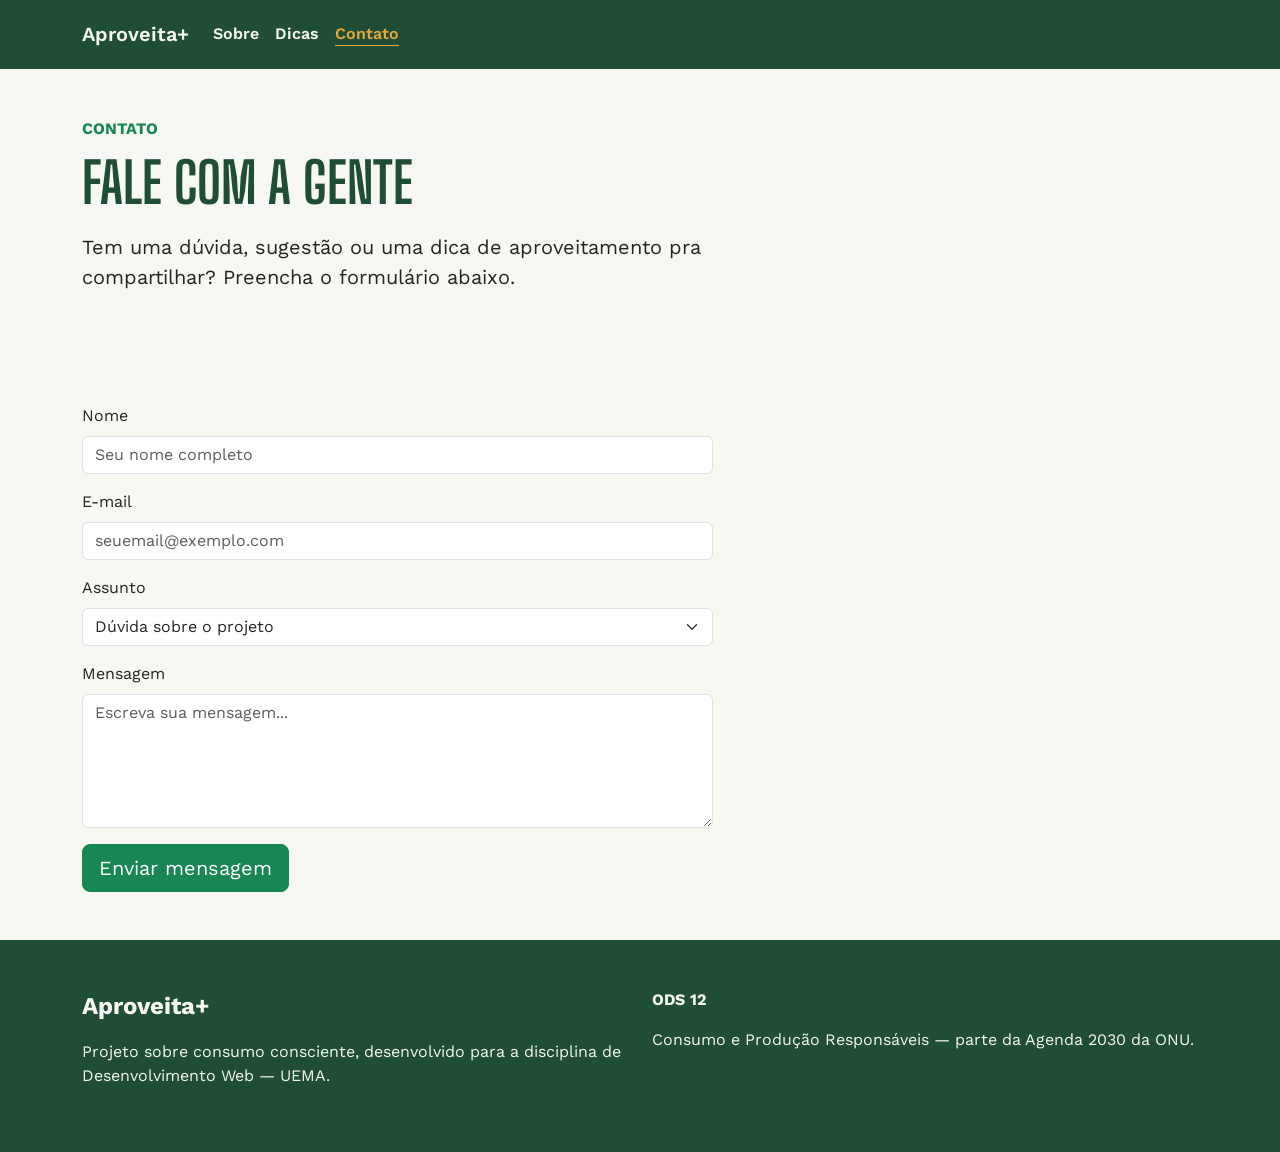
<file: contato.html>
<!DOCTYPE html>
<html lang="pt-BR">
<head>
<meta charset="UTF-8">
    <meta name="viewport" content="width=device-width, initial-scale=1.0">
    <title>Contato — Aproveita+</title>
    <link rel="preconnect" href="https://fonts.googleapis.com">
    <link href="https://fonts.googleapis.com/css2?family=Big+Shoulders+Display:wght@700;800&family=Work+Sans:wght@400;500;600;700&display=swap" rel="stylesheet">
    <link href="https://cdn.jsdelivr.net/npm/bootstrap@5.3.3/dist/css/bootstrap.min.css" rel="stylesheet">
    <link href="css/style.css" rel="stylesheet">
</head>
<body>
<header>
<nav class="navbar navbar-expand-lg" data-bs-theme="dark">
        <div class="container">
            <a class="navbar-brand" href="index.html">Aproveita+</a>
            <button class="navbar-toggler" type="button" data-bs-toggle="collapse" data-bs-target="#menuPrincipal" aria-controls="menuPrincipal" aria-expanded="false" aria-label="Abrir menu de navegação">
                <span class="navbar-toggler-icon"></span>
            </button>
            <div class="collapse navbar-collapse" id="menuPrincipal">
                <ul class="navbar-nav">
                    <li class="nav-item"><a class="nav-link" href="sobre.html">Sobre</a></li>
                    <li class="nav-item"><a class="nav-link" href="dicas.html">Dicas</a></li>
                    <li class="nav-item"><a class="nav-link active" aria-current="page" href="contato.html">Contato</a></li>
                </ul>
            </div>
        </div>
    </nav>
    </header>

    <main>
        <!-- Formulário de contato -->
        <section class="container py-5">
        <div class="row">
            <div class="col-lg-8">
                <p class="text-uppercase fw-bold text-success mb-2">Contato</p>
                <h1 class="display-4 fw-bold">Fale com a gente</h1>
                <p class="fs-5 mt-3">Tem uma dúvida, sugestão ou uma dica de aproveitamento pra compartilhar? Preencha o formulário abaixo.</p>
            </div>
        </div>
    </section>

    <section class="container py-5">
        <div class="row g-5">
            <div class="col-lg-7">
                <form>
                    <div class="mb-3">
                        <label for="nome" class="form-label">Nome</label>
                        <input type="text" class="form-control" id="nome" name="nome" placeholder="Seu nome completo">
                    </div>
                    <div class="mb-3">
                        <label for="email" class="form-label">E-mail</label>
                        <input type="email" class="form-control" id="email" name="email" placeholder="seuemail@exemplo.com">
                    </div>
                    <div class="mb-3">
                        <label for="assunto" class="form-label">Assunto</label>
                        <select class="form-select" id="assunto" name="assunto">
                            <option selected>Dúvida sobre o projeto</option>
                            <option>Sugestão de dica</option>
                            <option>Outro</option>
                        </select>
                    </div>
                    <div class="mb-3">
                        <label for="mensagem" class="form-label">Mensagem</label>
                        <textarea class="form-control" id="mensagem" name="mensagem" rows="5" placeholder="Escreva sua mensagem..."></textarea>
                    </div>
                    <button type="button" class="btn btn-success btn-lg">Enviar mensagem</button>
                </form>
            </div>
            </div>
        </div>
    </section>

    </main>

    <footer>
        <div class="container">
            <div class="row py-5">
                <div class="col-md-6">
                    <p class="fw-bold fs-4">Aproveita+</p>
                    <p>Projeto sobre consumo consciente, desenvolvido para a disciplina de Desenvolvimento Web — UEMA.</p>
                </div>
                <div class="col-md-6">
                    <p class="fw-bold text-uppercase">ODS 12</p>
                    <p>Consumo e Produção Responsáveis — parte da Agenda 2030 da ONU.</p>
                </div>
            </div>
        </div>
    </footer>
    <script src="https://cdn.jsdelivr.net/npm/bootstrap@5.3.3/dist/js/bootstrap.bundle.min.js"></script>
    <script src="script.js"></script>
</body>
</html>
</file>
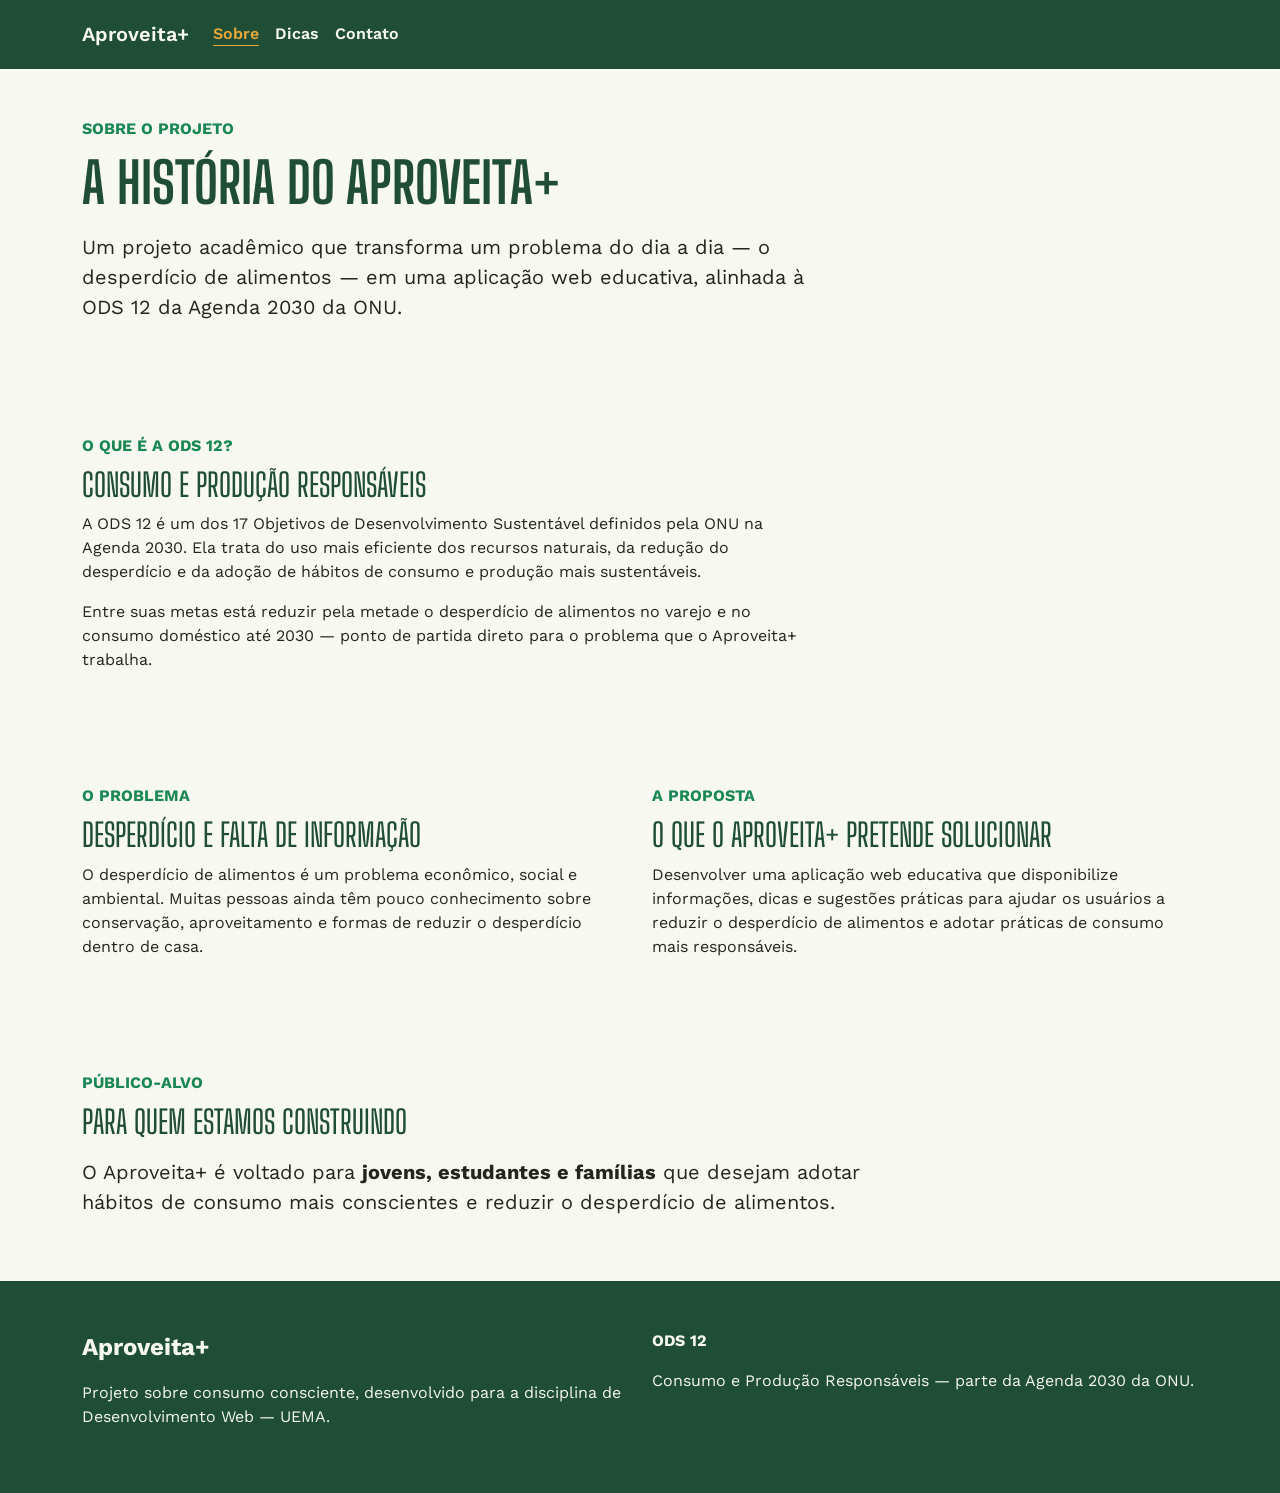
<file: sobre.html>
<!DOCTYPE html>
<html lang="pt-BR">
<head>
<meta charset="UTF-8">
    <meta name="viewport" content="width=device-width, initial-scale=1.0">
  <title>Sobre o Projeto — Aproveita+</title>
    <link rel="preconnect" href="https://fonts.googleapis.com">
    <link href="https://fonts.googleapis.com/css2?family=Big+Shoulders+Display:wght@700;800&family=Work+Sans:wght@400;500;600;700&display=swap" rel="stylesheet">
    <link href="https://cdn.jsdelivr.net/npm/bootstrap@5.3.3/dist/css/bootstrap.min.css" rel="stylesheet">
    <link href="css/style.css" rel="stylesheet">
</head>
<body>
<header>
<nav class="navbar navbar-expand-lg" data-bs-theme="dark">
        <div class="container">
            <a class="navbar-brand" href="index.html">Aproveita+</a>
            <button class="navbar-toggler" type="button" data-bs-toggle="collapse" data-bs-target="#menuPrincipal" aria-controls="menuPrincipal" aria-expanded="false" aria-label="Abrir menu de navegação">
                <span class="navbar-toggler-icon"></span>
            </button>
            <div class="collapse navbar-collapse" id="menuPrincipal">
                <ul class="navbar-nav">
                    <li class="nav-item"><a class="nav-link active" aria-current="page" href="sobre.html">Sobre</a></li>
                    <li class="nav-item"><a class="nav-link" href="dicas.html">Dicas</a></li>
                    <li class="nav-item"><a class="nav-link" href="contato.html">Contato</a></li>
                </ul>
            </div>
        </div>
    </nav>
    </header>

    <main>
       <!-- Introdução da página: resumo do que é o projeto -->
        <section class="container py-5">
        <div class="row">
            <div class="col-lg-8">
                <p class="text-uppercase fw-bold text-success mb-2">Sobre o projeto</p>
                <h1 class="display-4 fw-bold">A história do Aproveita+</h1>
                <p class="fs-5 mt-3">Um projeto acadêmico que transforma um problema do dia a dia — o desperdício de alimentos — em uma aplicação web educativa, alinhada à ODS 12 da Agenda 2030 da ONU.</p>
            </div>
        </div>
    </section>
<!-- Explicação da ODS 12 e como ela se conecta ao projeto -->
    <section class="container py-5">
        <div class="row">
            <div class="col-lg-8">
                <p class="text-uppercase fw-bold text-success mb-2">O que é a ODS 12?</p>
                <h2>Consumo e Produção Responsáveis</h2>
                <p>A ODS 12 é um dos 17 Objetivos de Desenvolvimento Sustentável definidos pela ONU na Agenda 2030. Ela trata do uso mais eficiente dos recursos naturais, da redução do desperdício e da adoção de hábitos de consumo e produção mais sustentáveis.</p>
                <p>Entre suas metas está reduzir pela metade o desperdício de alimentos no varejo e no consumo doméstico até 2030 — ponto de partida direto para o problema que o Aproveita+ trabalha.</p>
            </div>
        </div>
    </section>
<!-- Duas colunas: o problema que motivou o projeto e a proposta de solução -->
    <section class="container py-5">
        <div class="row g-4">
            <div class="col-md-6">
                <p class="text-uppercase fw-bold text-success mb-2">O problema</p>
                <h2>Desperdício e falta de informação</h2>
                <p>O desperdício de alimentos é um problema econômico, social e ambiental. Muitas pessoas ainda têm pouco conhecimento sobre conservação, aproveitamento e formas de reduzir o desperdício dentro de casa.</p>
            </div>
            <div class="col-md-6">
                <p class="text-uppercase fw-bold text-success mb-2">A proposta</p>
                <h2>O que o Aproveita+ pretende solucionar</h2>
                <p>Desenvolver uma aplicação web educativa que disponibilize informações, dicas e sugestões práticas para ajudar os usuários a reduzir o desperdício de alimentos e adotar práticas de consumo mais responsáveis.</p>
            </div>
        </div>
    </section>
<!-- Quem é o público-alvo do projeto -->
    <section class="container py-5">
        <p class="text-uppercase fw-bold text-success mb-2">Público-alvo</p>
        <h2 class="mb-3">Para quem estamos construindo</h2>
        <p class="fs-5" style="max-width: 70ch;">O Aproveita+ é voltado para <strong>jovens, estudantes e famílias</strong> que desejam adotar hábitos de consumo mais conscientes e reduzir o desperdício de alimentos.</p>
    </section>
    </main>
<!-- Rodapé com resumo do projeto e referência à ODS 12 -->
   <footer>
    <div class="container">
            <div class="row py-5">
                <div class="col-md-6">
                    <p class="fw-bold fs-4">Aproveita+</p>
                    <p>Projeto sobre consumo consciente, desenvolvido para a disciplina de Desenvolvimento Web — UEMA.</p>
                </div>
                <div class="col-md-6">
                    <p class="fw-bold text-uppercase">ODS 12</p>
                    <p>Consumo e Produção Responsáveis — parte da Agenda 2030 da ONU.</p>
                </div>
            </div>
        </div>
    </footer>
    <script src="https://cdn.jsdelivr.net/npm/bootstrap@5.3.3/dist/js/bootstrap.bundle.min.js"></script>
</body>
</html>
</file>
<file: css/style.css>
:root {
    --verde-mata: #1F4D36;
    --dourado-colheita: #E3A73A;
    --terra: #7A4B32;
    --papel: #F6F8F1;
    --grafite: #22261F;
}
body {
    font-family: "Work Sans", sans-serif;
    color: var(--grafite);
    background-color: var(--papel);
}

h1, h2, h3, h4 {
    font-family: "Big Shoulders Display", sans-serif;
    text-transform: uppercase;
    color: var(--verde-mata);
}
.carimbo {
    display: inline-flex;
    flex-direction: column;
    align-items: center;
    justify-content: center;
    width: 140px;
    height: 140px;
    border-radius: 50%;
    border: 3px dashed var(--terra);
    background: white;
    color: var(--terra);
    text-align: center;
    text-transform: uppercase;
    font-size: 0.8rem;
    transform: rotate(-7deg);

}


.card-reaproveita  {
    background: white;
    border-top: 6px solid var(--verde-mata);
    border-radius: 4px;
    padding: 1.6rem;
    height: 100%;
    box-shadow: 0 2px 10px rgba(31, 77, 54, 0.08);
    
}

.card-reaproveita .numero {
    font-family: monospace;
    color: var(--dourado-colheita);
    font-size: 0.85rem;
    letter-spacing: 0.05em;
    margin-bottom: 0.3rem;
    
}

footer {
    background-color: var(--verde-mata);
    color: var(--papel);
}

footer a {
    color: var(--papel);
    
}

footer hr {
    border-color: rgba(255, 255, 255, 0.2);
    opacity: 1;
    
}
.navbar {
    background-color: var(--verde-mata);
    padding-top: 0.9rem;
    padding-bottom: 0.9rem;
}

.navbar .navbar-brand,
.navbar .nav-link {
    color: var(--papel);
    font-weight: 600;
   
}

.navbar .nav-link.active {
    color: var(--dourado-colheita);
    text-decoration: underline;
    text-underline-offset: 6px;
    transition: 0.5s ease-in-out;
    
}
.navbar .navbar-brand.active {
    color: var(--dourado-colheita);
    
}

.navbar .nav-link:hover {
    color: var(--dourado-colheita);
    transition: 0.3s ease-in-out;
    
}
</file>
